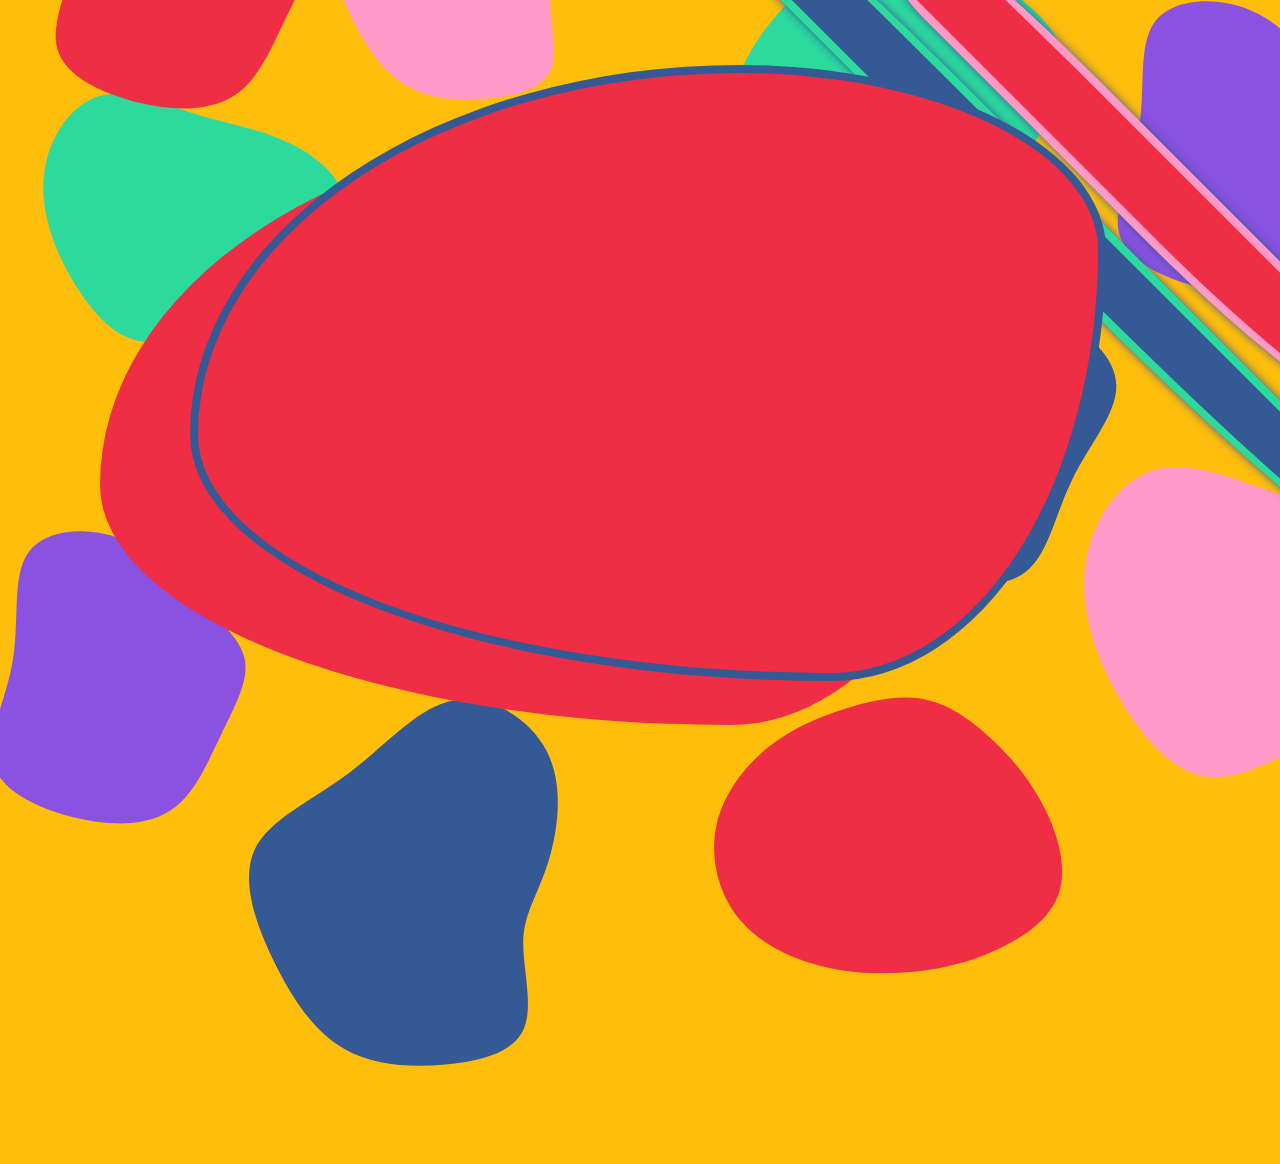
<file: index.html>
<!DOCTYPE html>
<html lang="en">

<head>
    <meta charset="UTF-8">
    <meta name="viewport" content="width=device-width, initial-scale=1.0">
    <title> For Izzy </title>
    <script src='https://api.mapbox.com/mapbox-gl-js/v3.9.4/mapbox-gl.js'></script>
    <link href='https://api.mapbox.com/mapbox-gl-js/v3.9.4/mapbox-gl.css' rel='stylesheet' />
    <link rel="stylesheet" href="style.css">
</head>

<body>

    <!-- SVG SHAPES -->
    <svg height="0" width="0" xmlns="http://www.w3.org/2000/svg">
        <defs>
            <path id="blob-shape2"
                d="M33.1,-33.1C46,-28.7,61.6,-21.1,69.8,-7.4C78.1,6.3,78.9,26.2,69.1,36.7C59.2,47.1,38.6,48.2,20.2,54.5C1.8,60.8,-14.4,72.4,-28.8,70.8C-43.2,69.2,-55.8,54.3,-65.1,37.8C-74.3,21.3,-80.3,3,-77.8,-14.2C-75.4,-31.5,-64.6,-47.9,-50.3,-52C-35.9,-56.2,-18,-48.2,-3.9,-43.5C10.1,-38.9,20.3,-37.5,33.1,-33.1Z"
                transform="translate(100 100)" />

            <path id="blob-shape3"
                d="M33.5,-41.5C44.8,-30.4,56.3,-21.2,58.4,-10.2C60.5,0.9,53.1,13.7,46.3,27.9C39.4,42.1,33.1,57.7,21,65.4C8.9,73.2,-8.8,73.1,-26.9,68.7C-44.9,64.3,-63.3,55.8,-67.3,42.1C-71.2,28.5,-60.7,9.8,-57.5,-10.4C-54.2,-30.6,-58.1,-52.3,-49.8,-63.8C-41.4,-75.4,-20.7,-76.8,-4.8,-71.1C11.1,-65.4,22.2,-52.5,33.5,-41.5Z"
                transform="translate(100 100)" />


            <path id="blob-shape4"
                d="M42.7,-62.2C57.3,-57.2,72.2,-48.5,77.6,-35.7C83.1,-22.9,79.1,-6.1,73.3,8.1C67.5,22.3,59.8,33.7,50.9,44.2C41.9,54.7,31.8,64.2,18.6,72.1C5.4,79.9,-10.9,86.1,-26.9,84.6C-42.9,83.1,-58.7,73.9,-67.8,60.4C-76.9,47,-79.3,29.4,-77.7,13.7C-76,-2,-70.2,-15.7,-63.5,-28.4C-56.7,-41,-49,-52.6,-38.2,-59.3C-27.5,-66.1,-13.7,-68,0.2,-68.3C14.1,-68.6,28.2,-67.2,42.7,-62.2Z"
                transform="translate(100 100)" />

            <path id="blob-shape5"
                d="M39.6,-63.3C46.5,-49.6,44,-31.5,40,-18.9C36,-6.2,30.5,1,30.1,12.1C29.8,23.3,34.4,38.5,30.2,47.8C26,57.1,13,60.5,-0.9,61.8C-14.9,63.1,-29.8,62.3,-41.6,55.5C-53.4,48.7,-62.2,35.8,-69.5,20.8C-76.9,5.7,-83,-11.6,-77.4,-24C-71.7,-36.3,-54.4,-43.7,-39.6,-54.8C-24.7,-66,-12.4,-81,2,-83.8C16.4,-86.5,32.7,-77.1,39.6,-63.3Z"
                transform="translate(100 100)" />
        </defs>
    </svg>

    <div class="title-box" id="tb1">
        <div class="title"> Places to Goon </div>
    </div>
    <div class="title-box" id="tb2">
        <div class="subtitle"> Izzy and Nava's Map of Toronto </div>
    </div>



    <!-- BLOBS -->
    <div class="blob-div" style="z-index: 20;">
        <div id="map" class="blob-div"> </div>
    </div>


    <div class="blob-box" id="blob-div1">
        <svg class="blob-hover" viewBox="0 0 200 200" xmlns="http://www.w3.org/2000/svg">
            <use href="#blob-shape2" class="blob-em" />
        </svg>
    </div>


    <div class="blob-box" id="blob-div2">
        <svg viewBox="0 0 200 200" xmlns="http://www.w3.org/2000/svg">
            <use href="#blob-shape4" class="blob-red" />
        </svg>
    </div>


    <div class="blob-box" id="blob-div3">
        <svg viewBox="0 0 200 200" xmlns="http://www.w3.org/2000/svg" class="no-pointer">
            <a href="blob_links/cat.html">
                <use href="#blob-shape2" class="blob-blue pointer-shape" />
            </a>
        </svg>
        <div class = "hide-text" id="click-me2">
            CLICK ME!
        </div>
    </div>


    <div id="blob-div4">
        <svg viewBox="0 0 200 200" xmlns="http://www.w3.org/2000/svg">
            <use href="#blob-shape3" class="blob-purple" />
        </svg>
    </div>

    <div class="blob-box" id="blob-div5">
        <svg width="400px" viewBox="0 10 200 200" xmlns="http://www.w3.org/2000/svg" class = "no-pointer">
            <use href="#blob-shape5" class="blob-pink pointer-shape" />
        </svg>
    </div>

    <div class="blob-box" id="blob-div6">
        <svg viewBox="0 0 200 200" xmlns="http://www.w3.org/2000/svg">
            <use href="#blob-shape2" class="blob-pink" />
        </svg>
    </div>

    <div class="blob-box" id="blob-div7">
        <svg viewBox="0 0 200 200" xmlns="http://www.w3.org/2000/svg">
            <use href="#blob-shape5" class="blob-blue" />
        </svg>
    </div>

    <div id="blob-div8">
        <svg viewBox="0 0 200 200" xmlns="http://www.w3.org/2000/svg">
            <use href="#blob-shape3" class="blob-red" />
        </svg>
    </div>

    <div class="blob-box" id="blob-div9">
        <a href="blob_links/card.html">
            <svg viewBox="0 0 200 200" xmlns="http://www.w3.org/2000/svg" class="no-pointer">
                <use href="#blob-shape3" class="blob-purple pointer-shape" />
            </svg>
            <div class="hide-text" id="click-me1">
                CLICK ME!
            </div>
        </a>
    </div>

    <div class="blob-box" id="blob-secret">
        <a href="blob_links/cat.html">
            <svg class="blob-secret" viewBox="0 0 200 200" xmlns="http://www.w3.org/2000/svg">
                <use href="#blob-shape2" />
            </svg>
            <div class="hide-text" id="secret">
                SECRET! </div>
        </a>
    </div>

    <div class="blob-box" id="blob-div10">
        <svg viewBox="0 0 200 200" xmlns="http://www.w3.org/2000/svg">
            <use href="#blob-shape4" class="blob-em" />
        </svg>
    </div>

    <script src="script.js"></script>


</body>



</html>
</file>
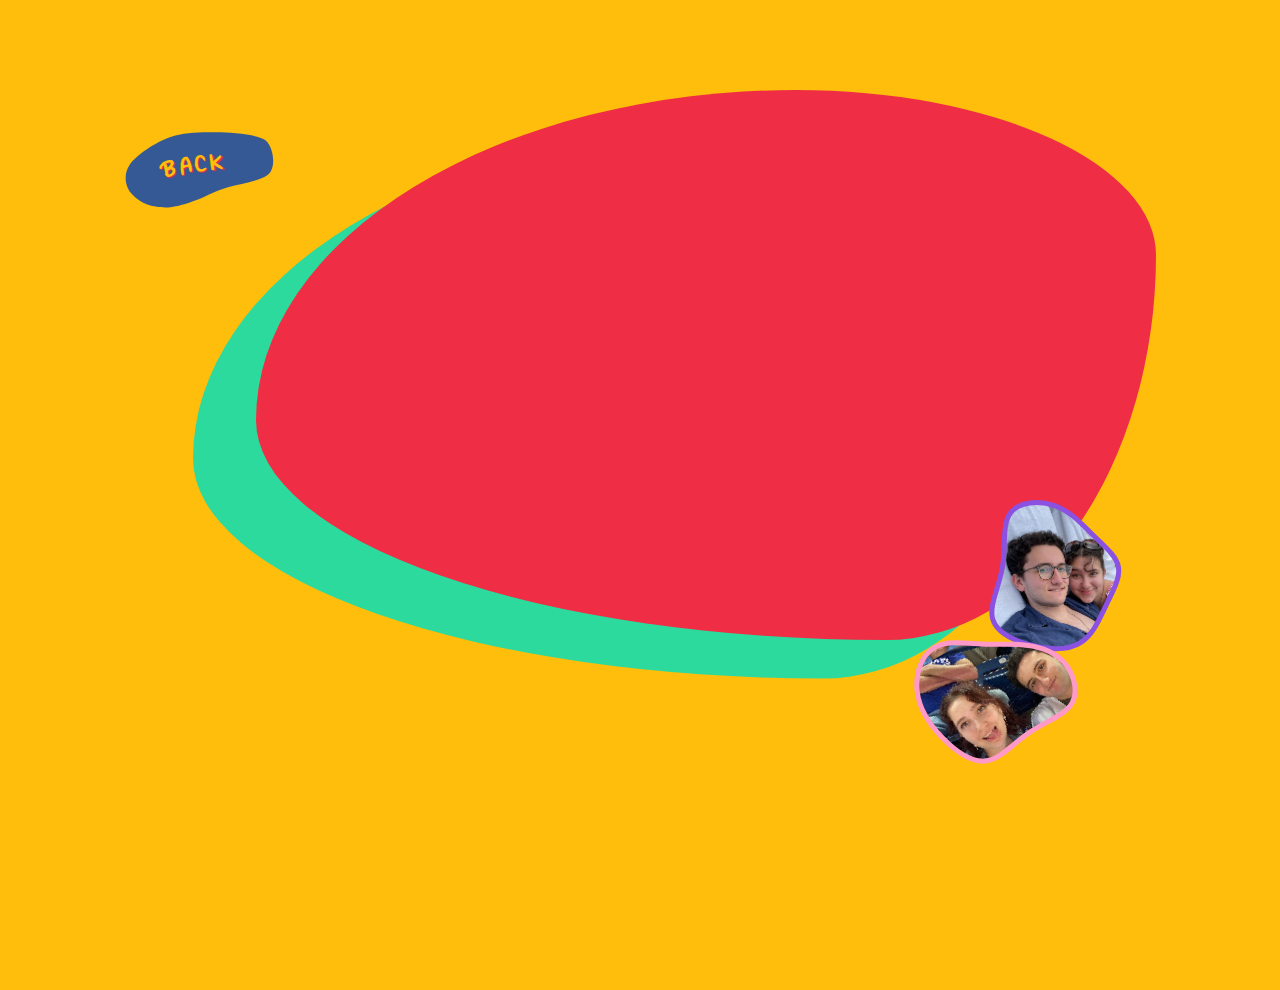
<file: blob_links/card.html>
<!DOCTYPE html>
<html lang="en">

<head>
    <meta charset="UTF-8">
    <meta name="viewport" content="width=device-width, initial-scale=1.0">
    <title> For Izzy </title>
    <link rel="stylesheet" href="style.css">
    <script src="script.js" defer></script>

</head>

<body>

    <!-- SVG SHAPES -->
    <svg height="0" width="0" xmlns="http://www.w3.org/2000/svg" id="svg-defs">
        <defs id="pattern-defs"></defs>
    </svg>


    <!--SVG BLOBS-->
    <svg height="0" width="0" xmlns="http://www.w3.org/2000/svg">
        <!-- Some graphical objects to use -->
        <defs>
            <path id="blob-shape1"
                d="M33.1,-33.1C46,-28.7,61.6,-21.1,69.8,-7.4C78.1,6.3,78.9,26.2,69.1,36.7C59.2,47.1,38.6,48.2,20.2,54.5C1.8,60.8,-14.4,72.4,-28.8,70.8C-43.2,69.2,-55.8,54.3,-65.1,37.8C-74.3,21.3,-80.3,3,-77.8,-14.2C-75.4,-31.5,-64.6,-47.9,-50.3,-52C-35.9,-56.2,-18,-48.2,-3.9,-43.5C10.1,-38.9,20.3,-37.5,33.1,-33.1Z"
                transform="translate(100 100)" />

            <path id="blob-shape2"
                d="M33.5,-41.5C44.8,-30.4,56.3,-21.2,58.4,-10.2C60.5,0.9,53.1,13.7,46.3,27.9C39.4,42.1,33.1,57.7,21,65.4C8.9,73.2,-8.8,73.1,-26.9,68.7C-44.9,64.3,-63.3,55.8,-67.3,42.1C-71.2,28.5,-60.7,9.8,-57.5,-10.4C-54.2,-30.6,-58.1,-52.3,-49.8,-63.8C-41.4,-75.4,-20.7,-76.8,-4.8,-71.1C11.1,-65.4,22.2,-52.5,33.5,-41.5Z"
                transform="translate(100 100)" />


            <path id="blob-shape3"
                d="M42.7,-62.2C57.3,-57.2,72.2,-48.5,77.6,-35.7C83.1,-22.9,79.1,-6.1,73.3,8.1C67.5,22.3,59.8,33.7,50.9,44.2C41.9,54.7,31.8,64.2,18.6,72.1C5.4,79.9,-10.9,86.1,-26.9,84.6C-42.9,83.1,-58.7,73.9,-67.8,60.4C-76.9,47,-79.3,29.4,-77.7,13.7C-76,-2,-70.2,-15.7,-63.5,-28.4C-56.7,-41,-49,-52.6,-38.2,-59.3C-27.5,-66.1,-13.7,-68,0.2,-68.3C14.1,-68.6,28.2,-67.2,42.7,-62.2Z"
                transform="translate(100 100)" />

            <path id="blob-shape4"
                d="M39.6,-63.3C46.5,-49.6,44,-31.5,40,-18.9C36,-6.2,30.5,1,30.1,12.1C29.8,23.3,34.4,38.5,30.2,47.8C26,57.1,13,60.5,-0.9,61.8C-14.9,63.1,-29.8,62.3,-41.6,55.5C-53.4,48.7,-62.2,35.8,-69.5,20.8C-76.9,5.7,-83,-11.6,-77.4,-24C-71.7,-36.3,-54.4,-43.7,-39.6,-54.8C-24.7,-66,-12.4,-81,2,-83.8C16.4,-86.5,32.7,-77.1,39.6,-63.3Z"
                transform="translate(100 100)" />
        </defs>
    </svg>




    <div class="back-button">
        <a href="../index.html">
            <svg width="220" height="170" viewBox="400 100 800 800" xmlns="http://www.w3.org/2000/svg"
                preserveAspectRatio="none">
                <g class="back-button-blob">
                    <path
                        d="M628.78453,134.25603c-52.60388,24.32485 -121.37625,82.11369 -146.13357,129.03572c-24.75732,46.92203 -15.14014,102.52188 3.76109,131.71474c18.90123,29.19286 45.9662,56.45575 90.31956,65.33428c44.35335,8.87854 67.26694,3.38918 121.55542,-18.40144c54.28848,-21.79062 87.56513,-52.55476 141.66789,-72.6702c54.10275,-20.11545 137.2902,-32.73629 155.45856,-74.18417c18.16837,-41.44787 6.3799,-114.64665 -16.01479,-143.79852c-22.3947,-29.15186 -122.82544,-39.39866 -182.04159,-40.28422c-59.21615,-0.88555 -115.96869,-1.07104 -168.57257,23.25381z" />
                    <text id="back-text" x="650" y="400" text-anchor="middle" dominant-baseline="middle">BACK</text>
                </g>
            </svg>
        </a>
    </div>

    <div class="blob-box">
        <div class="blob-div" id="card">
        </div>
        <div class="blob-div" id="backing">

        </div>
    </div>

    <div id="pic1">
        <svg viewBox="0 0 200 200" xmlns="http://www.w3.org/2000/svg">
            <use href="#blob-shape1" fill="url(#pic1)" stroke="var(--carnation-pink)" stroke-width="5" />
        </svg>
    </div>

    <div id="pic2">
        <svg viewBox="0 0 200 200" xmlns="http://www.w3.org/2000/svg">
            <use href="#blob-shape2" fill = "url(#pic3)" stroke="var(--purple)" stroke-width="5" />
        </svg>
    </div>


</body>

</html>
</file>
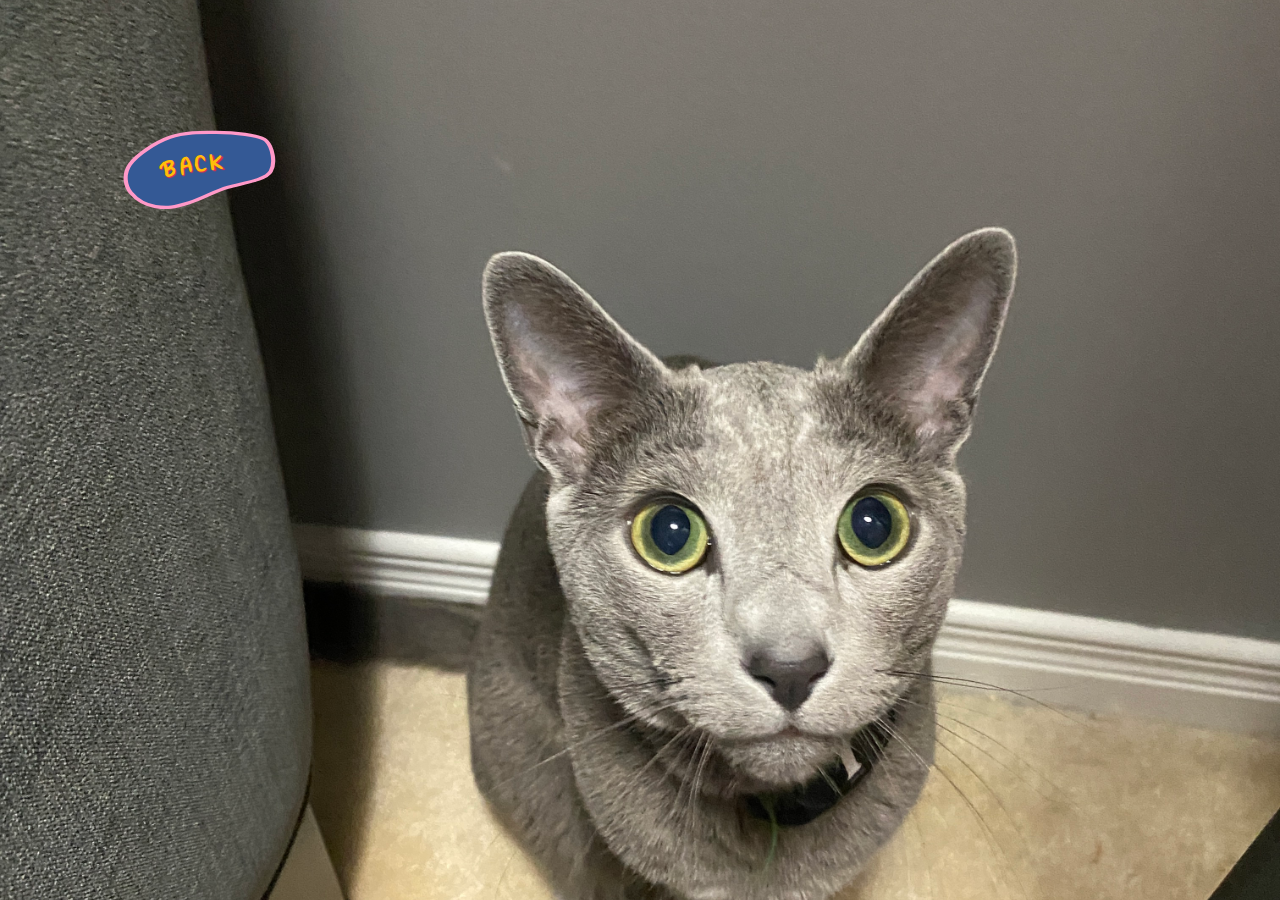
<file: blob_links/cat.html>
<!DOCTYPE html>
<html lang="en">

<head>
    <meta charset="UTF-8">
    <meta name="viewport" content="width=device-width, initial-scale=1.0">
    <title> SECRET </title>
    <link rel="stylesheet" href="style.css">
    <script src="script.js" defer></script>

</head>

<body>

    <!-- SVG SHAPES -->
    <svg height="0" width="0" xmlns="http://www.w3.org/2000/svg" id="svg-defs">
        <defs id="pattern-defs"></defs>
    </svg>


    <!--SVG BLOBS-->
    <svg height="0" width="0" xmlns="http://www.w3.org/2000/svg">
        <!-- Some graphical objects to use -->
        <defs>
            <path id="blob-shape1"
                d="M33.1,-33.1C46,-28.7,61.6,-21.1,69.8,-7.4C78.1,6.3,78.9,26.2,69.1,36.7C59.2,47.1,38.6,48.2,20.2,54.5C1.8,60.8,-14.4,72.4,-28.8,70.8C-43.2,69.2,-55.8,54.3,-65.1,37.8C-74.3,21.3,-80.3,3,-77.8,-14.2C-75.4,-31.5,-64.6,-47.9,-50.3,-52C-35.9,-56.2,-18,-48.2,-3.9,-43.5C10.1,-38.9,20.3,-37.5,33.1,-33.1Z"
                transform="translate(100 100)" />

            <path id="blob-shape2"
                d="M33.5,-41.5C44.8,-30.4,56.3,-21.2,58.4,-10.2C60.5,0.9,53.1,13.7,46.3,27.9C39.4,42.1,33.1,57.7,21,65.4C8.9,73.2,-8.8,73.1,-26.9,68.7C-44.9,64.3,-63.3,55.8,-67.3,42.1C-71.2,28.5,-60.7,9.8,-57.5,-10.4C-54.2,-30.6,-58.1,-52.3,-49.8,-63.8C-41.4,-75.4,-20.7,-76.8,-4.8,-71.1C11.1,-65.4,22.2,-52.5,33.5,-41.5Z"
                transform="translate(100 100)" />


            <path id="blob-shape3"
                d="M42.7,-62.2C57.3,-57.2,72.2,-48.5,77.6,-35.7C83.1,-22.9,79.1,-6.1,73.3,8.1C67.5,22.3,59.8,33.7,50.9,44.2C41.9,54.7,31.8,64.2,18.6,72.1C5.4,79.9,-10.9,86.1,-26.9,84.6C-42.9,83.1,-58.7,73.9,-67.8,60.4C-76.9,47,-79.3,29.4,-77.7,13.7C-76,-2,-70.2,-15.7,-63.5,-28.4C-56.7,-41,-49,-52.6,-38.2,-59.3C-27.5,-66.1,-13.7,-68,0.2,-68.3C14.1,-68.6,28.2,-67.2,42.7,-62.2Z"
                transform="translate(100 100)" />

            <path id="blob-shape4"
                d="M39.6,-63.3C46.5,-49.6,44,-31.5,40,-18.9C36,-6.2,30.5,1,30.1,12.1C29.8,23.3,34.4,38.5,30.2,47.8C26,57.1,13,60.5,-0.9,61.8C-14.9,63.1,-29.8,62.3,-41.6,55.5C-53.4,48.7,-62.2,35.8,-69.5,20.8C-76.9,5.7,-83,-11.6,-77.4,-24C-71.7,-36.3,-54.4,-43.7,-39.6,-54.8C-24.7,-66,-12.4,-81,2,-83.8C16.4,-86.5,32.7,-77.1,39.6,-63.3Z"
                transform="translate(100 100)" />
        </defs>
    </svg>

    <div id="bagel-full"></div>
    <div class="back-button">
        <a href="../index.html">
            <svg width="220" height="170" viewBox="400 100 800 800" xmlns="http://www.w3.org/2000/svg"
                preserveAspectRatio="none">
                <g class="back-button-blob">
                    <path
                        d="M628.78453,134.25603c-52.60388,24.32485 -121.37625,82.11369 -146.13357,129.03572c-24.75732,46.92203 -15.14014,102.52188 3.76109,131.71474c18.90123,29.19286 45.9662,56.45575 90.31956,65.33428c44.35335,8.87854 67.26694,3.38918 121.55542,-18.40144c54.28848,-21.79062 87.56513,-52.55476 141.66789,-72.6702c54.10275,-20.11545 137.2902,-32.73629 155.45856,-74.18417c18.16837,-41.44787 6.3799,-114.64665 -16.01479,-143.79852c-22.3947,-29.15186 -122.82544,-39.39866 -182.04159,-40.28422c-59.21615,-0.88555 -115.96869,-1.07104 -168.57257,23.25381z"
                        stroke="var(--carnation-pink)" stroke-width="15" />
                    <text id="back-text" x="650" y="400" text-anchor="middle" dominant-baseline="middle">BACK</text>
                </g>
            </svg>
        </a>
    </div>




</body>

</html>
</file>
<file: style.css>
/* style.css */

:root {
    /* HEX Colors */
    --yinmn-blue: #345995;
    --emerald: #2cda9d;
    --carnation-pink: #ff99c8;
    --amber: #ffbe0b;
    --red-munsell: #ef2e45;
    --purple: #8B51E1;
}

@font-face {
    font-family: 'high-speed';
    src: url('fonts/high_speed_3/High Speed.ttf') format('truetype');
    font-weight: normal;
    font-style: normal;
}

@font-face {
    font-family: 'handwriting';
    src: url('fonts/handwriting.otf') format('opentype');
    font-weight: normal;
    font-style: normal;
}

/* ANIMATIONS */
@keyframes scroll-left {
    0% {
        transform: translateX(100%);
    }

    100% {
        transform: translateX(-100%);
    }
}

@keyframes scroll-right {
    0% {
        transform: translateX(-100%);
    }

    100% {
        transform: translateX(100%);
    }
}

body {
    margin: 0;
    padding: 10%;
    background-color: var(--amber);
    background-size: cover;
    overflow: hidden;
}

h1 {
    font-family: 'high-speed', sans-serif;
    color: #8131cc;
    font-size: 60px;
}

/* TITLE */

.title-box {
    position: absolute;
    transform: translate(-50%, -50%) rotate(45deg);
    border: 8px solid;
    border-radius: 60% 20% 80% 10% / 30% 90% 90% 10%;
    padding: 12px 70px;
    line-height: 1;
    /* tightens text spacing */
    display: inline-block;
    /* or 'block' */
    white-space: nowrap;
    box-shadow: var(--yinmn-blue) 0px 0px 10px;
}

#tb1 {
    position: absolute;
    /* Box with the big title */
    background-color: var(--red-munsell);
    border: 8px solid var(--carnation-pink);
    left: 90%;
    bottom: 70%;
    overflow: hidden;
    z-index: 10;
}

#tb2 {
    position: absolute;
    /* Box with the big title */
    background-color: var(--yinmn-blue);
    border: 8px solid var(--emerald);
    left: 84%;
    bottom: 65%;
    overflow: hidden;
    z-index: 10;
}

.title {
    color: var(--amber);
    font-family: 'high-speed';
    font-size: 40px;
    /* Starting position */
    transform: translateX(100%);
    /* Apply animation to this element */
    animation: scroll-left 10s linear infinite;
    text-shadow: 1px 1px 1px var(--carnation-pink);
}

.subtitle {
    color: var(--amber);
    font-family: 'high-speed';
    font-size: 30px;
    /* Starting position */
    transform: translateX(-100%);
    /* Apply animation to this element */
    animation: scroll-right 10s linear infinite;
    text-shadow: 1px 1px 1px var(--emerald);
}







/* MAP */

#map {
    position: absolute;
    left: 10%;
    top: -10%;
    max-width: 100%;
    height: 100%;
    border: 8px solid var(--yinmn-blue);
    z-index: 10;
    overflow: hidden;
    pointer-events: auto;
}


.blob-div {
    width: 900px;
    height: 600px;
    background-color: var(--red-munsell);
    /* amber blob */
    border-radius: 60% 40% 30% 70% / 60% 30% 70% 40%;
    /* irregular blob shape */
    position: absolute;
    top: 125px;
    left: 100px;
    pointer-events: none; /* disables interaction on the blob as a whole */
}

.mapboxgl-ctrl-top-right {
    top: 80px !important;
    left: 100px !important;
    transform: translateX(-10%) translateY(-15%);
}

.polygon {
    background-color: var(--yinmn-blue);
    height: 400px;
    width: 500px;
    clip-path: polygon(66% 0, 83% 32%, 100% 59%, 75% 100%, 29% 91%, 5% 65%, 10% 20%);
}







/* BLOB */
.blob-em {
    fill: var(--emerald);
    stroke-width: 2px;
}

.blob-em:hover {
    fill: var(--purple);
}

#blob-div1 {
    position: absolute;
    top: 0%;
    left: 0%;
    width: 400px;
    height: 400px;
    overflow: hidden;
    z-index: 1;
}

#blob-div2 {
    position: absolute;
    width: 400px;
    height: 300px;
    top: 100%;
    left: 60%;
    transform: rotate(45deg) translate(-50%, -50%);
    z-index: 50;
}

.blob-pink {
    fill: var(--carnation-pink);
}

.blob-pink:hover {
    fill: var(--yinmn-blue);
}

#blob-div3 {
    position: absolute;
    width: 400px;
    height: 200px;
    top: 40%;
    left: 70%;
    transform: translate(-50%, -50%) rotate(-45deg);
    z-index: 2;
}

.blob-blue {
    fill: var(--yinmn-blue);
}

.blob-blue:hover {
    fill: var(--red-munsell);
}

#blob-div4 {
    position: absolute;
    width: 400px;
    height: 100px;
    transform: translate(-50%, -50%);
    top: 0%;
    left: 98%;
    z-index: 1;
}

.blob-purple {
    fill: var(--purple);
}

.blob-purple:hover {
    fill: var(--carnation-pink);
}

.blob-red {
    fill: var(--red-munsell);
}

.blob-red:hover {
    fill: var(--carnation-pink);
}

#blob-div5 {
    position: absolute;
    width: 700px;
    height: 50px;
    transform: translate(-50%, -50%);
    top: -20%;
    left: 50%;
    z-index: 50;
}

#blob-div6 {
    position: absolute;
    width: 500px;
    height: 200px;
    transform: translate(-50%, -50%);
    top: 50%;
    left: 100%;
    z-index: 1;
}

#blob-div7 {
    position: absolute;
    width: 500px;
    height: 300px;
    transform: translate(-50%, -50%);
    top: 90%;
    left: 35%;
    z-index: 1;
}

#blob-div8 {
    position: absolute;
    width: 400px;
    height: 200px;
    transform: translate(-50%, -50%);
    top: -15%;
    left: 15%;
    z-index: 1;
}

#blob-div9 {
    position: absolute;
    width: 400px;
    height: 300px;
    transform: translate(-50%, -50%);
    top: 70%;
    left: 10%;
    z-index: 1;
}

#blob-div10 {
    position: absolute;
    width: 400px;
    height: 400px;
    transform: translate(-50%, -50%) rotate(15deg);
    top: 10%;
    left: 70%;
    z-index: 1;
}

#blob-secret {
    position: absolute;
    width: 100px;
    height: 100px;
    transform: translate(-50%, -50%);
    top: 90%;
    left: 85%;
    z-index: 20;
}

/* BLOB SECRET */
.blob-secret {
    fill: var(--amber);
}

.blob-secret:hover {
    fill: var(--red-munsell);
}

.blob-secret:hover+.hide-text {
    display: block;
}

#secret {
    position: absolute;
    top: 50%;
    left: 50%;
    transform: translate(-50%, -50%) rotate(10deg);
    font-family: "high-speed";
    font-size: 12px;
    color: var(--amber);
    z-index: 100;
    text-shadow: 1px 1px 1px var(--carnation-pink);
}

/* BLOB TEXT */
.blob-purple:hover+.hide-text {
    display: block;
}

.blob-blue:hover+.hide-text {
    display: block;
}


.hide-text {
    display: none;
}


.blob-box svg:hover + .hide-text {
    display: block;
}

#click-me1 {
    position: absolute;
    top: 85%;
    left: 35%;
    transform: translate(-50%, -50%) rotate(45deg);
    font-family: "handwriting";
    font-size: 30px;
    color: var(--purple);
    z-index: 100;
    text-shadow: 1px 1px 1px var(--yinmn-blue);
}

#click-me2 {
    position: relative;
    margin-top: -45%;
    margin-left: 70%;
    transform: translate(-50%, -50%) rotate(90deg);
    font-family: "handwriting";
    font-size: 30px;
    color: var(--amber);
    z-index: 100;
    text-shadow: 1px 1px 1px var(--carnation-pink);
}


.no-pointer {
    pointer-events: none; /* disables interaction on the SVG as a whole */
}

.pointer-shape {
    pointer-events: auto; /* re-enables it just on the shape */
}



/* POPUPS */

.popuptitle {
    position: relative;
    margin-top: 10px;
    font-family: "handwriting";
    font-size: 26px;
    color: var(--yinmn-blue);
    text-transform: "uppercase";
    text-shadow: 1px 1px 1px var(--emerald);
}

.inner-popup {
    position: relative;
    font-family: "handwriting";
    font-size: 20px;
    color: var(--red-munsell);
    text-shadow: 1px 1px 1px var(--carnation-pink);
}


.mapboxgl-popup {
    max-width: 100px;
}

.mapboxgl-popup-content {
    border: 4px solid var(--yinmn-blue);
    border-radius: 8px;
    background-color: var(--amber);
}

.mapboxgl-popup-tip {
    display: none;
}

.hover-title {
    font-family: "handwriting";
    font-size: 20px;
    color: var(--yinmn-blue);
    text-transform: "uppercase";
}

.click-more {
    position: relative;
    text-align: center;
    margin-top: 0px;
    margin-bottom: -10px;
    font-size: 14px;
    color: var(--red-munsell);
    font-family: "handwriting";
}

.popup-emoji {
    font-size: 16px;
    text-shadow: 1px 1px 1px var(--yinmn-blue);
}
</file>
<file: blob_links/style.css>
/* style.css */

:root {
    /* HEX Colors */
    --yinmn-blue: #345995;
    --emerald: #2cda9d;
    --carnation-pink: #ff99c8;
    --amber: #ffbe0b;
    --red-munsell: #ef2e45;
    --purple: #8B51E1;
}

@font-face {
    font-family: 'high-speed';
    src: url('../fonts/high_speed_3/High Speed.ttf') format('truetype');
    font-weight: normal;
    font-style: normal;
}

@font-face {
    font-family: 'handwriting';
    src: url('../fonts/handwriting.otf') format('opentype');
    font-weight: normal;
    font-style: normal;
}

/* ANIMATIONS */
@keyframes scroll-left {
    0% {
        transform: translateX(100%);
    }

    100% {
        transform: translateX(-100%);
    }
}

@keyframes scroll-right {
    0% {
        transform: translateX(-100%);
    }

    100% {
        transform: translateX(100%);
    }
}

body {
    margin: 0;
    padding: 10%;
    background-color: var(--amber);
    background-size: cover;
    overflow: hidden;
}

h1 {
    font-family: 'high-speed', sans-serif;
    color: #8131cc;
    font-size: 60px;
}





/* BLOB */
.blob-em {
    fill: var(--emerald);
    stroke-width: 2px;
}

.blob-em:hover {
    fill: var(--purple);
}

.blob-pink {
    fill: var(--carnation-pink);
}


.blob-blue {
    fill: var(--yinmn-blue);
}

.blob-blue:hover {
    fill: var(--red-munsell);
}

.blob-purple {
    fill: var(--purple);
}

.blob-red {
    fill: var(--red-munsell);
}








/* CARD BLOB */
.blob-div {
    width: 900px;
    height: 550px;
    background-color: var(--red-munsell);
    /* amber blob */
    border-radius: 60% 40% 30% 70% / 60% 30% 70% 40%;
    /* irregular blob shape */
    position: absolute;
    top: 0px;
    left: 0px;
}


#card-text {
    font-family: 'handwriting';
    font-size: 20px;
    fill: var(--amber);
    text-shadow: 0.5px 0px 1px var(--yinmn-blue);
    z-index: 100;
}

.blob-box {
    position: absolute;
    left: 20%;
    top: 10%;
    width: 100%;
    height: 100%;
}

#backing {
    z-index: 10;
    background-color: var(--emerald);
    transform: translate(-7%, 7%);
}

#card {
    z-index: 11;
}






/* BACK BUTTON */
.back-button {
    position: absolute;
    top: 20%;
    left: 15%;
    width: 170px;
    height: 100px;
    transform: translate(-50%, -50%);
    font-family: 'handwriting';
    font-size: 20px;
    color: var(--yinmn-blue);
    overflow: visible;
    z-index: 100;
}

.back-button-blob {
    fill: var(--yinmn-blue);
    stroke-width: 2px;
}

.back-button-blob:hover {
    fill: var(--carnation-pink);
}

#back-text {
    transform: rotate(-10deg);
    font-family: 'handwriting';
    font-size: 150px;
    fill: var(--amber);
    text-shadow: 1px 1px 1px var(--red-munsell);
}
#back {
    position: absolute;
    left: 5%;
    top: 5%;
    width: 100%;
    height: 100%;
}





/* PICS */
.pic-box {
    stroke-width: 5
}

#pic1 {
    position: absolute;
    top: 65%;
    left: 70%;
    width: 200px;
    height: 200px;
    z-index: 20;
    transform: rotate(-15deg)
}

#pic2 {
    position: absolute;
    top: 53%;
    left: 75%;
    width: 200px;
    height: 200px;
    z-index: 19;
}



/* BAGEL */
#bagel-full {
    position: absolute;
    width: 100%;
    height: 100%;
    background-image: url('cats/bagel1.JPG');
    background-size: cover;
    background-position: center;
    top: 0%;
    left: 0%;
    z-index: 1;
}
</file>
